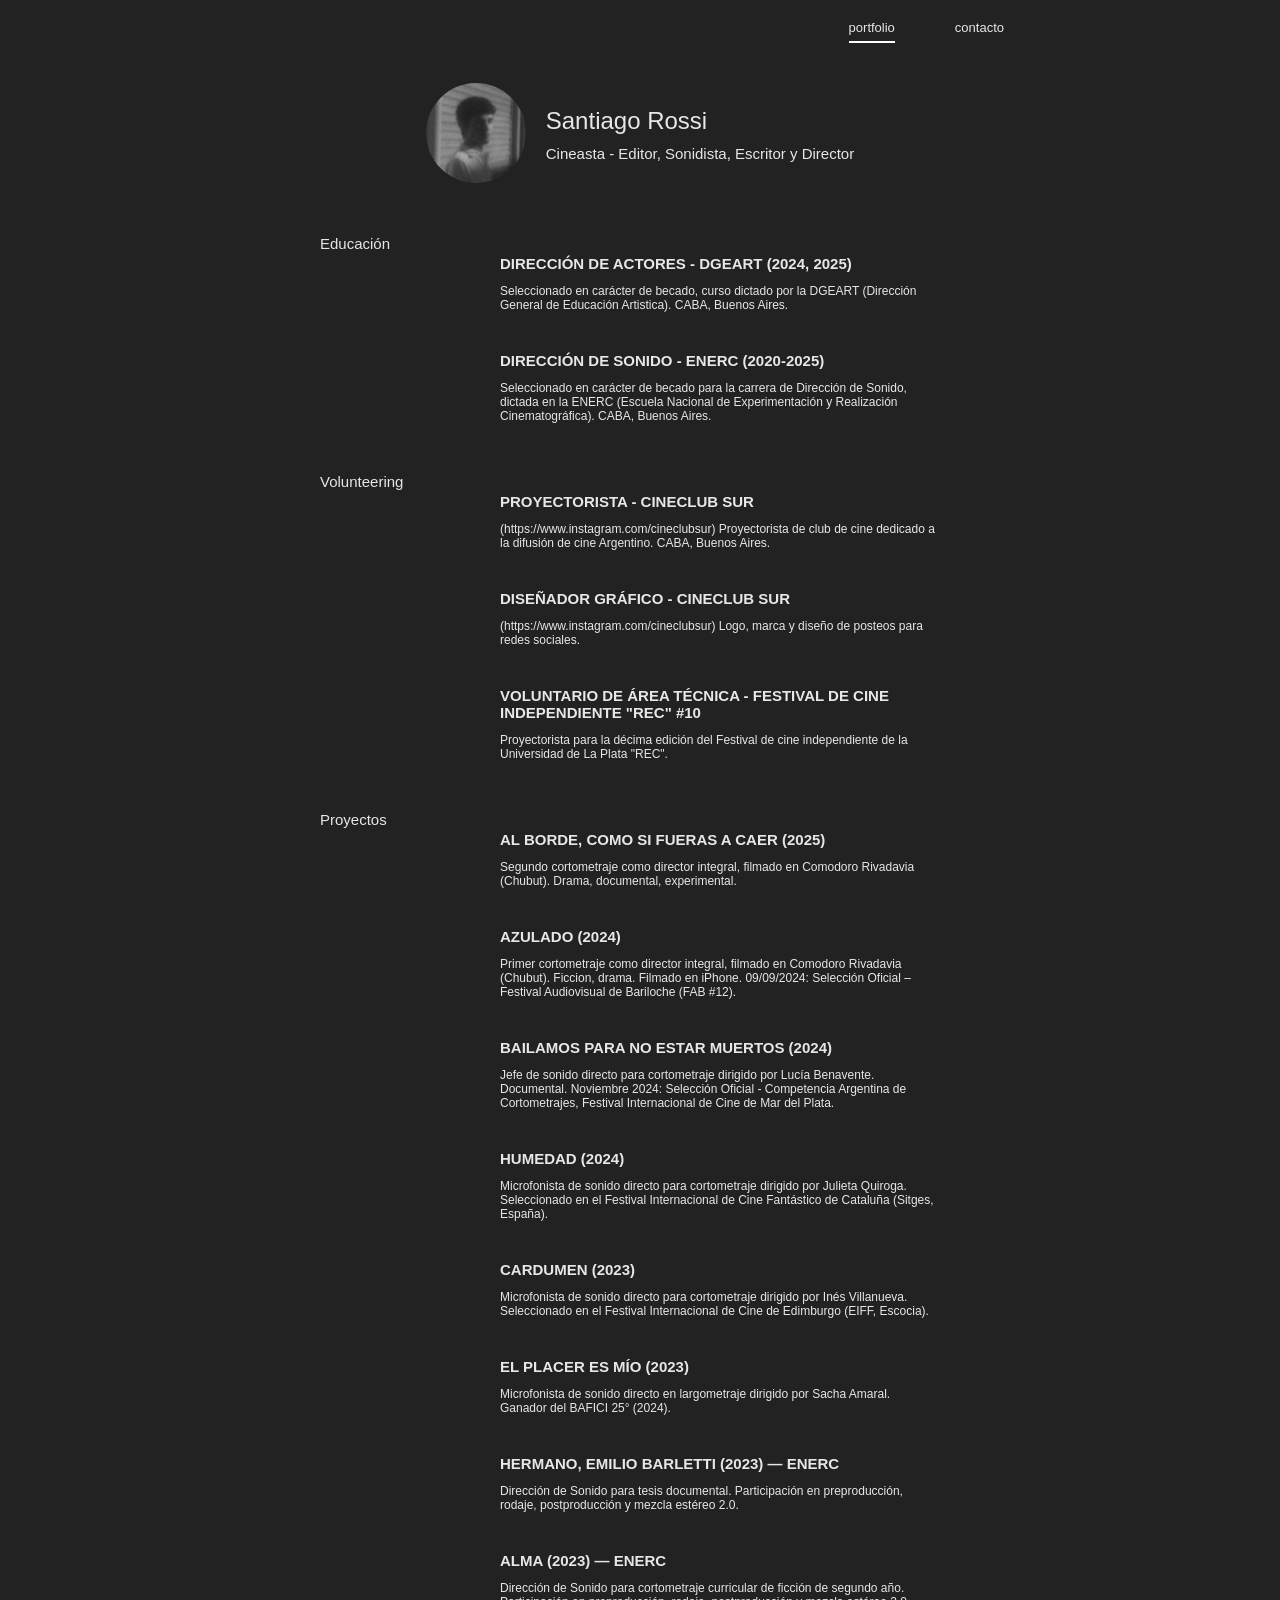
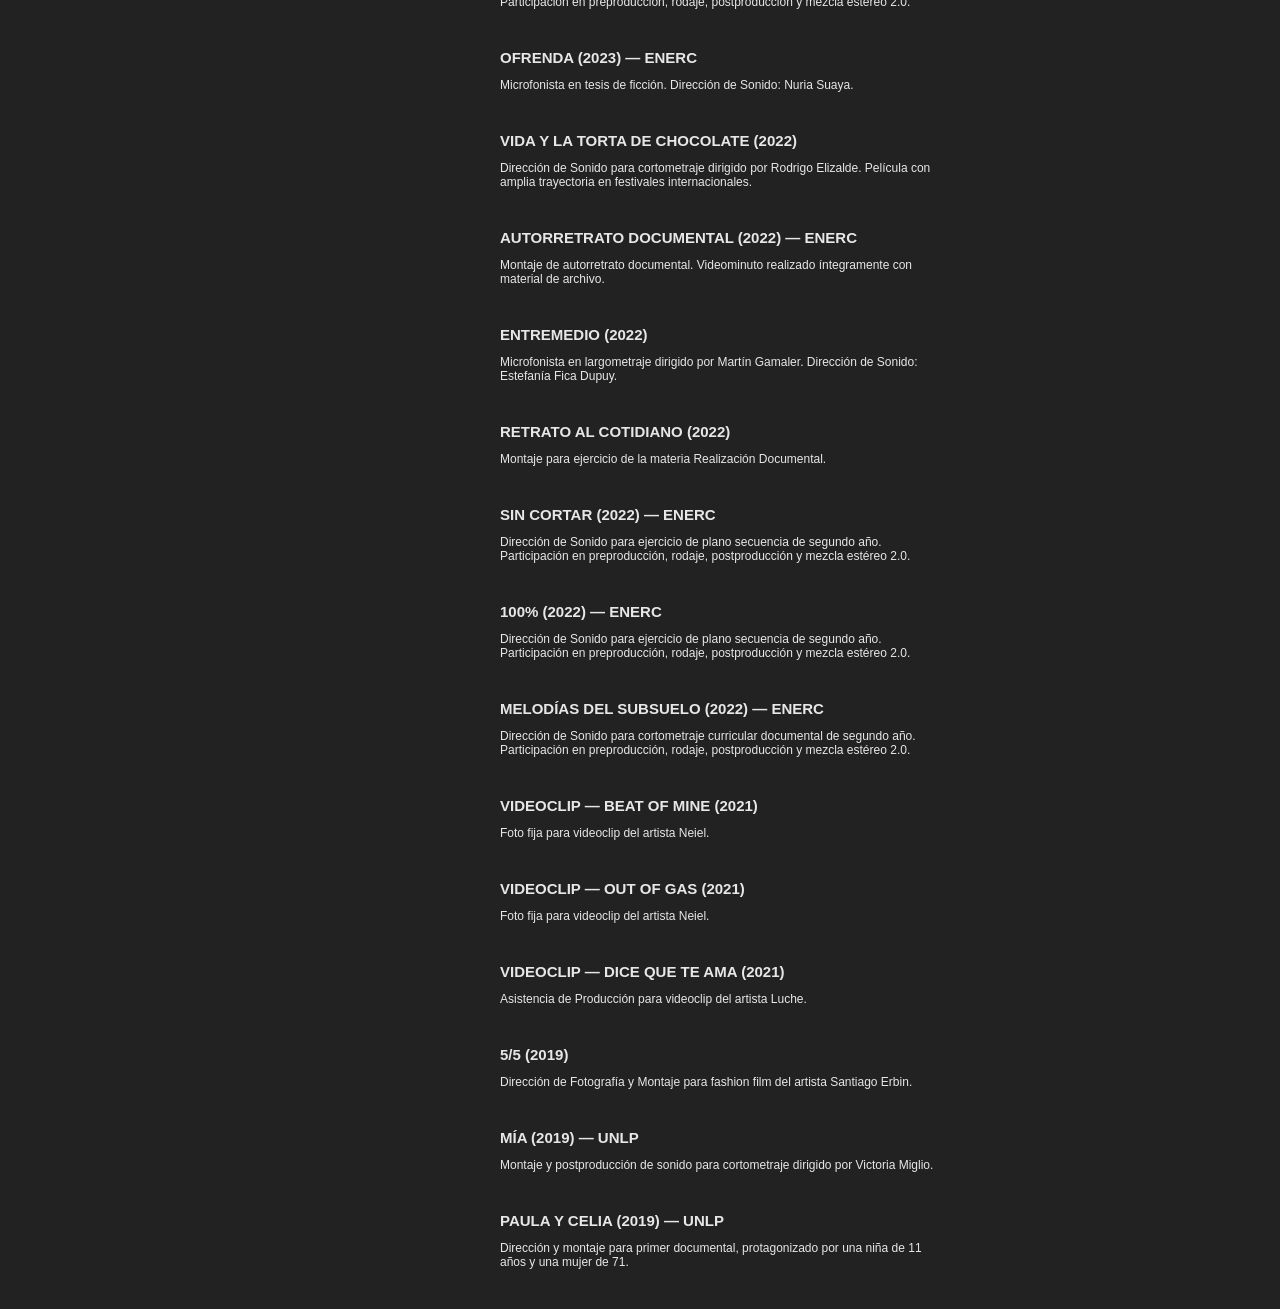
<file: index.html>
<!doctype html>
<html lang="en">
  <head>
    <meta charset="UTF-8" />
    <meta name="viewport" content="width=device-width, initial-scale=1.0" />
    <link href="https://fonts.cdnfonts.com/css/swansea" rel="stylesheet">
    <link rel="stylesheet" href="css/styles.css" />
    <title>SANTIAGO ROSSI</title>
  </head>

  <body>
    <header>
      <nav class="header-nav">
        <ul>
          <li>
            <a href="./index.html"><u>portfolio</u></a>
          </li>
          <li>
            <a href="./pages/contacto.html">contacto</a>
          </li>
        </ul>
      </nav>
    </header>
    
    <main>
        
        <section id="presentacion">

            <div id="presentacion-foto-perfil">
                <img id="profile-pic" src="./img/3x3.JPG"></img>
            </div>

            <div id="presentacion-texto">
                <h1>Santiago Rossi</h1>
            <p>Cineasta - Editor, Sonidista, Escritor y Director</p>
            </div>

        </section>

        <section id="contenedor-secciones">

           <section id="educacion">
              <h2>Educación</h2>

              <article class="articulo-proyecto">
                <h3>DIRECCIÓN DE ACTORES - DGEART (2024, 2025)</h3>
                <p>Seleccionado en carácter de becado, curso dictado por la DGEART (Dirección General de Educación Artistica). CABA, Buenos Aires.</p>
              </article>

              <article class="articulo-proyecto">
                <h3>DIRECCIÓN DE SONIDO - ENERC (2020-2025)</h3>
                <p>Seleccionado en carácter de becado para la carrera de Dirección de Sonido, dictada en la ENERC (Escuela Nacional de Experimentación y Realización Cinematográfica). CABA, Buenos Aires.</p>
              </article>

            </section>
        
            <section id="volunteering">
              <h2>Volunteering</h2>

              <article class="articulo-proyecto">
                <h3>PROYECTORISTA - CINECLUB SUR</h3>
                <p>(https://www.instagram.com/cineclubsur) Proyectorista de club de cine dedicado a la difusión de cine Argentino. CABA, Buenos Aires.</p>
              </article>

              <article class="articulo-proyecto">
                <h3>DISEÑADOR GRÁFICO - CINECLUB SUR</h3>
                <p>(https://www.instagram.com/cineclubsur) Logo, marca y diseño de posteos para redes sociales.</p>
              </article>

              <article class="articulo-proyecto">
                <h3>VOLUNTARIO DE ÁREA TÉCNICA - FESTIVAL DE CINE INDEPENDIENTE "REC" #10</h3>
                <p>Proyectorista para la décima edición del Festival de cine independiente de la Universidad de La Plata "REC".</p>
              </article>

            </section>


            <section id="proyectos">
                <h2>Proyectos</h2>

                <article class="articulo-proyecto">
                <h3>AL BORDE, COMO SI FUERAS A CAER (2025)</h3>
                <p>Segundo cortometraje como director integral, filmado en Comodoro Rivadavia (Chubut). Drama, documental, experimental.</p>
                </article>
                    
                <article class="articulo-proyecto">
                <h3>AZULADO (2024)</h3>
                <p>Primer cortometraje como director integral, filmado en Comodoro Rivadavia (Chubut). Ficcion, drama. Filmado en iPhone. 09/09/2024: Selección Oficial – Festival Audiovisual de Bariloche (FAB #12). </p>
                </article>

                <article class="articulo-proyecto">
                <h3>BAILAMOS PARA NO ESTAR MUERTOS (2024)</h3>
                <p>Jefe de sonido directo para cortometraje dirigido por Lucía Benavente. Documental. Noviembre 2024: Selección Oficial - Competencia Argentina de Cortometrajes, Festival Internacional de Cine de Mar del Plata.</p>
                </article>

                <article class="articulo-proyecto">
                <h3>HUMEDAD (2024)</h3>
                <p>Microfonista de sonido directo para cortometraje dirigido por Julieta Quiroga. Seleccionado en el Festival Internacional de Cine Fantástico de Cataluña (Sitges, España).</p>
                </article>

                <article class="articulo-proyecto">
                <h3>CARDUMEN (2023)</h3>
                <p>Microfonista de sonido directo para cortometraje dirigido por Inés Villanueva. Seleccionado en el Festival Internacional de Cine de Edimburgo (EIFF, Escocia).</p>
                </article>

                <article class="articulo-proyecto">
                <h3>EL PLACER ES MÍO (2023)</h3>
                <p>Microfonista de sonido directo en largometraje dirigido por Sacha Amaral. Ganador del BAFICI 25° (2024).</p>
                </article>

                <article class="articulo-proyecto">
                <h3>HERMANO, EMILIO BARLETTI (2023) — ENERC</h3>
                <p>Dirección de Sonido para tesis documental. Participación en preproducción, rodaje, postproducción y mezcla estéreo 2.0.</p>
                </article>

                <article class="articulo-proyecto">
                <h3>ALMA (2023) — ENERC</h3>
                <p>Dirección de Sonido para cortometraje curricular de ficción de segundo año. Participación en preproducción, rodaje, postproducción y mezcla estéreo 2.0.</p>
                </article>

                <article class="articulo-proyecto">
                <h3>OFRENDA (2023) — ENERC</h3>
                <p>Microfonista en tesis de ficción. Dirección de Sonido: Nuria Suaya.</p>
                </article>

                <article class="articulo-proyecto">
                <h3>VIDA Y LA TORTA DE CHOCOLATE (2022)</h3>
                <p>Dirección de Sonido para cortometraje dirigido por Rodrigo Elizalde. Película con amplia trayectoria en festivales internacionales.</p>
                </article>

                <article class="articulo-proyecto">
                <h3>AUTORRETRATO DOCUMENTAL (2022) — ENERC</h3>
                <p>Montaje de autorretrato documental. Videominuto realizado íntegramente con material de archivo.</p>
                </article>

                <article class="articulo-proyecto">
                <h3>ENTREMEDIO (2022)</h3>
                <p>Microfonista en largometraje dirigido por Martín Gamaler. Dirección de Sonido: Estefanía Fica Dupuy.</p>
                </article>

                <article class="articulo-proyecto">
                <h3>RETRATO AL COTIDIANO (2022)</h3>
                <p>Montaje para ejercicio de la materia Realización Documental.</p>
                </article>

                <article class="articulo-proyecto">
                <h3>SIN CORTAR (2022) — ENERC</h3>
                <p>Dirección de Sonido para ejercicio de plano secuencia de segundo año. Participación en preproducción, rodaje, postproducción y mezcla estéreo 2.0.</p>
                </article>

                <article class="articulo-proyecto">
                <h3>100% (2022) — ENERC</h3>
                <p>Dirección de Sonido para ejercicio de plano secuencia de segundo año. Participación en preproducción, rodaje, postproducción y mezcla estéreo 2.0.</p>
                </article>

                <article class="articulo-proyecto">
                <h3>MELODÍAS DEL SUBSUELO (2022) — ENERC</h3>
                <p>Dirección de Sonido para cortometraje curricular documental de segundo año. Participación en preproducción, rodaje, postproducción y mezcla estéreo 2.0.</p>
                </article>

                <article class="articulo-proyecto">
                <h3>VIDEOCLIP — BEAT OF MINE (2021)</h3>
                <p>Foto fija para videoclip del artista Neiel.</p>
                </article>

                <article class="articulo-proyecto">
                <h3>VIDEOCLIP — OUT OF GAS (2021)</h3>
                <p>Foto fija para videoclip del artista Neiel.</p>
                </article>

                <article class="articulo-proyecto">
                <h3>VIDEOCLIP — DICE QUE TE AMA (2021)</h3>
                <p>Asistencia de Producción para videoclip del artista Luche.</p>
                </article>

                <article class="articulo-proyecto">
                <h3>5/5 (2019)</h3>
                <p>Dirección de Fotografía y Montaje para fashion film del artista Santiago Erbin.</p>
                </article>

                <article class="articulo-proyecto">
                <h3>MÍA (2019) — UNLP</h3>
                <p>Montaje y postproducción de sonido para cortometraje dirigido por Victoria Miglio.</p>
                </article>

                <article class="articulo-proyecto">
                <h3>PAULA Y CELIA (2019) — UNLP</h3>
                <p>Dirección y montaje para primer documental, protagonizado por una niña de 11 años y una mujer de 71.</p>
                </article>

            </section>

        </section>

    </main>

  </body>
</html>
</file>
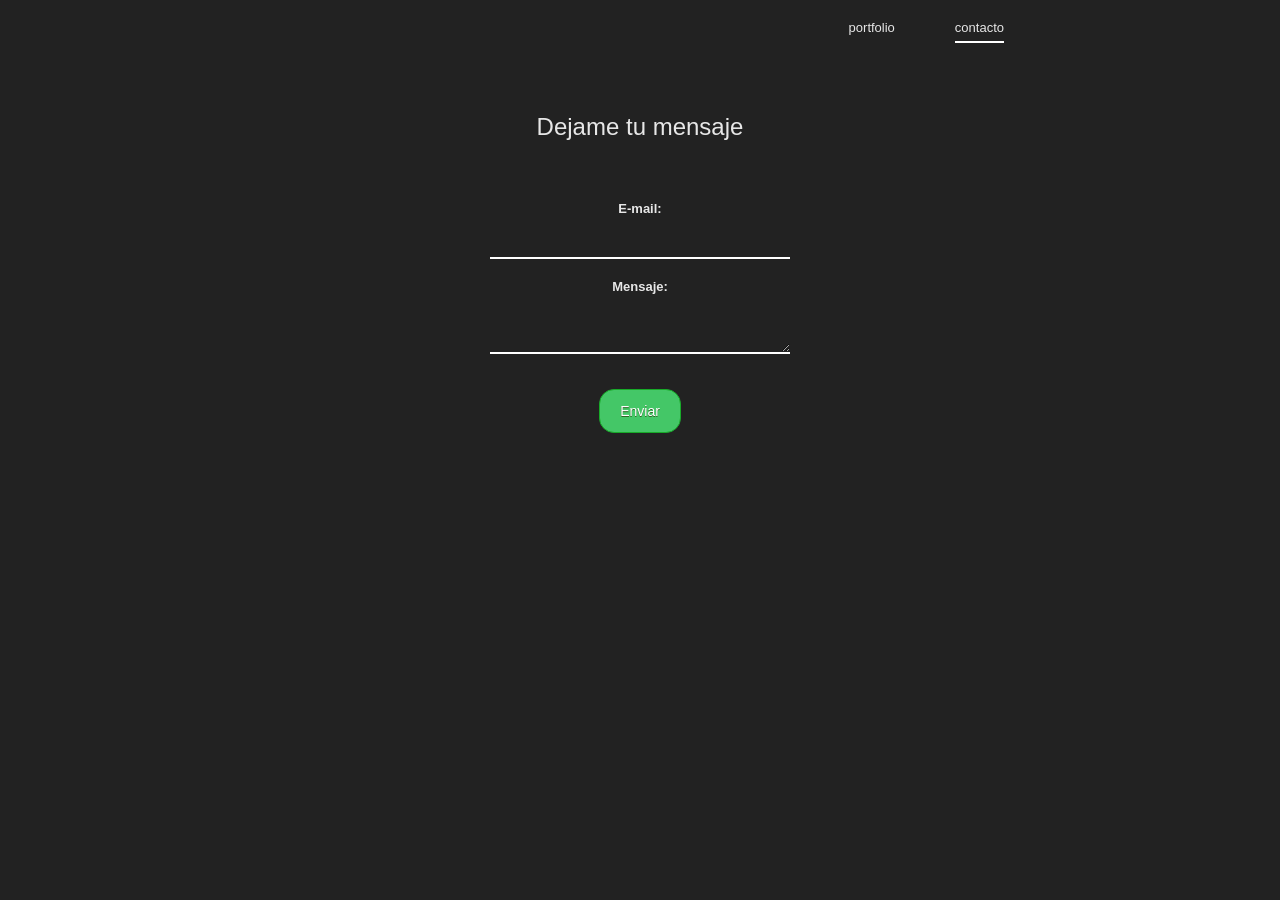
<file: pages/contacto.html>
<!doctype html>
<html lang="en">
  <head>
    <meta charset="UTF-8" />
    <meta name="viewport" content="width=device-width, initial-scale=1.0" />
    <link href="https://fonts.cdnfonts.com/css/swansea" rel="stylesheet" />
    <link rel="stylesheet" href="../css/styles.css" />
    <title>SANTIAGO ROSSI</title>
  </head>

  <body>
    <header>
      <nav class="header-nav">
        <ul>
          <li>
            <a href="../index.html">portfolio</a>
          </li>
          <li>
            <a href="./contacto.html"><u>contacto</u></a>
          </li>
        </ul>
      </nav>
    </header>

    <main>
      <section class="landing-contacto">
        <h1>Dejame tu mensaje</h1>

        <form
          action="https://formspree.io/f/xbdwyryr"
          method="POST"
          class="form-consulta"
        >
          <div class="form-inputs">
            <label for="email">E-mail:</label>
            <input id="email" type="email" name="email" />

            <label for="mensaje">Mensaje:</label>
            <textarea id="mensaje" name="message"></textarea>
          </div>
          <button class="btn btn-green" type="submit">Enviar</button>
        </form>
      </section>
    </main>
  </body>
</html>
</file>
<file: css/styles.css>
/* -------------------------------------------------------------------------- */
/*                                   GLOBAL                                   */
/* -------------------------------------------------------------------------- */

* {
  margin: 0;
  padding: 0;
  box-sizing: border-box;
}

html {
  font-size: 62.5%;
}

u {
  /* UNDERLINE, EN LA NAV*/
  text-decoration: none;
  border-bottom: 2.5px solid white;
  padding-bottom: 6px;
  display: inline-block;
}

body {
  font-family: "Swansea", sans-serif;
  background: rgb(34, 34, 34);
  color: rgb(231, 231, 231);

  display: flex;
  flex-direction: column;
  height: 100;
  /* gap: 5rem; /* top gap (de la nav al nombre) */
}

/* -------------------------------------------------------------------------- */

/* -------------------------------------------------------------------------- */

/* NAV BAR */

header,
footer {
  background-color:/* red; */ rgb(34, 34, 34);
  color: rgb(231, 231, 231);

  width: 100%;
  display: flex;
  justify-content: flex-end;
  align-items: center;
  padding-right: 20%;
}

.header-nav ul {
  list-style: none;

  display: flex;
  gap: 2rem;
}

.header-nav ul li a {
  text-decoration: none;
  color: inherit;
  font-size: 1.3rem;

  display: inline-block;
  padding: 2rem;
}

/* MAIN */

main {
  background: rgb(34, 34, 34);
  padding: 2rem;
  display: flex;
  flex-direction: column;
  align-items: center;
  flex: 1;
  gap: 5rem; /* gap entre mi nombre, y el contenido (los section) */
  width: auto;
  padding-left: 25%;
  padding-right: 25%;
}

/* PRESENTACIÓN */

h1 {
  font-weight: normal;
  font-size: 2.4rem;
}

h2 {
  font-weight: normal;
  font-size: 1.5rem;
}

h3 {
  font-weight: bold;
  font-size: 1.5rem;
}

p {
  font-size: 1rem;
}

img {
  width: 10rem;
  border-radius: 10rem;
}

#presentacion {
  display: flex;
  justify-content: center;
  align-items: center;
  gap: 2rem;
}

#presentacion-texto {
  display: flex;
  flex-direction: column;
  gap: 1rem;
}

#presentacion-texto p {
  font-size: 1.5rem;
}

/* -------------------------------------------------------------------------- */
/*      main        */
/* -------------------------------------------------------------------------- */

#contenedor-secciones {
  display: flex;
  gap: 3rem;
  flex-direction: column;
}

#volunteering,
#educacion,
#proyectos {
  display: grid;
  grid-template-columns: 1fr 3fr;
}

/* proyectos */

.articulo-proyecto {
  padding: 2rem;
  grid-column: 2;

  display: flex;
  flex-direction: column;
  gap: 1.2rem;
}

.articulo-proyecto p {
  font-size: 1.2rem;
}

/* -------------------------------------------------------------------------- */
/*      contact page        */
/* -------------------------------------------------------------------------- */

.landing-contacto {
  display: flex;
  flex-direction: column;
  align-items: center;
  gap: 2 rem;
  padding-top: 3rem;
}

.form-consulta {
  display: flex;
  flex-direction: column;
  padding: 5rem 3rem;

  align-items: center;
  gap: 3.5rem; /* gap entre los inputs y el button */
  font-size: 1.3rem;
}

.form-inputs {
  display: flex;
  flex-direction: column;
  align-items: center;
  padding-top: 1rem;
  font-weight: bold;
  gap: 2rem;
}

.form-inputs input,
.form-inputs textarea {
  border: none;
  background-color: rgb(34, 34, 34);
  border-bottom: 2px solid white;
  padding-bottom: 6px;
  display: inline-block;
  font-family: "Swansea", sans-serif;
  color: rgb(231, 231, 231);
}

.form-inputs input {
  min-height: 2rem;
  width: 300px;
}

.form-inputs textarea {
  min-height: 4rem;
  resize: vertical;
  width: 300px;
}

input:focus {
  outline: none;
  border-color: #44c767;
}

textarea:focus {
  outline: none;
  border-color: #44c767;
}

.btn {
  border-radius: 1.5rem;
  display: inline-block;
  cursor: pointer;
  font-family: inherit;
  font-size: 1.4rem;
  padding: 1.3rem 2rem;
  text-decoration: none;
}

.btn-green {
  background-color: #44c767;
  border: 1px solid #18ab29;
  color: #ffffff;
  text-shadow: 0px 1px 0px #2f6627;
}

.contenedor-secciones {
  grid-area: 30% 1fr;
}

/* -------------------------------------------------------------------------- */
/*      media query        */
/* -------------------------------------------------------------------------- */

@media (max-width: 600px) {
  main {
    background: rgb(34, 34, 34);
    padding: 2rem;
    display: flex;
    flex-direction: column;
    align-items: center;
    flex: 1;
    gap: 5rem; /* gap entre mi nombre, y el contenido (los section) */
    width: auto;
    padding-left: 5%;
    padding-right: 5%;
  }

  header,
  footer {
    background-color:/* red; */ rgb(34, 34, 34);
    color: rgb(231, 231, 231);

    width: 100%;
    display: flex;
    justify-content: center;
    align-items: center;
    padding-right: 0%;
  }
}

/*
@media (max-width: 1050px) {
  main {
    background: rgb(34, 34, 34);
    padding: 2rem;
    display: flex;
    flex-direction: column;
    align-items: center;
    flex: 1;
    gap: 5rem; /* gap entre mi nombre, y el contenido (los section) 
    width: auto;
    padding-left: 10%;
    padding-right: 10%;
  }
}

*/
</file>
